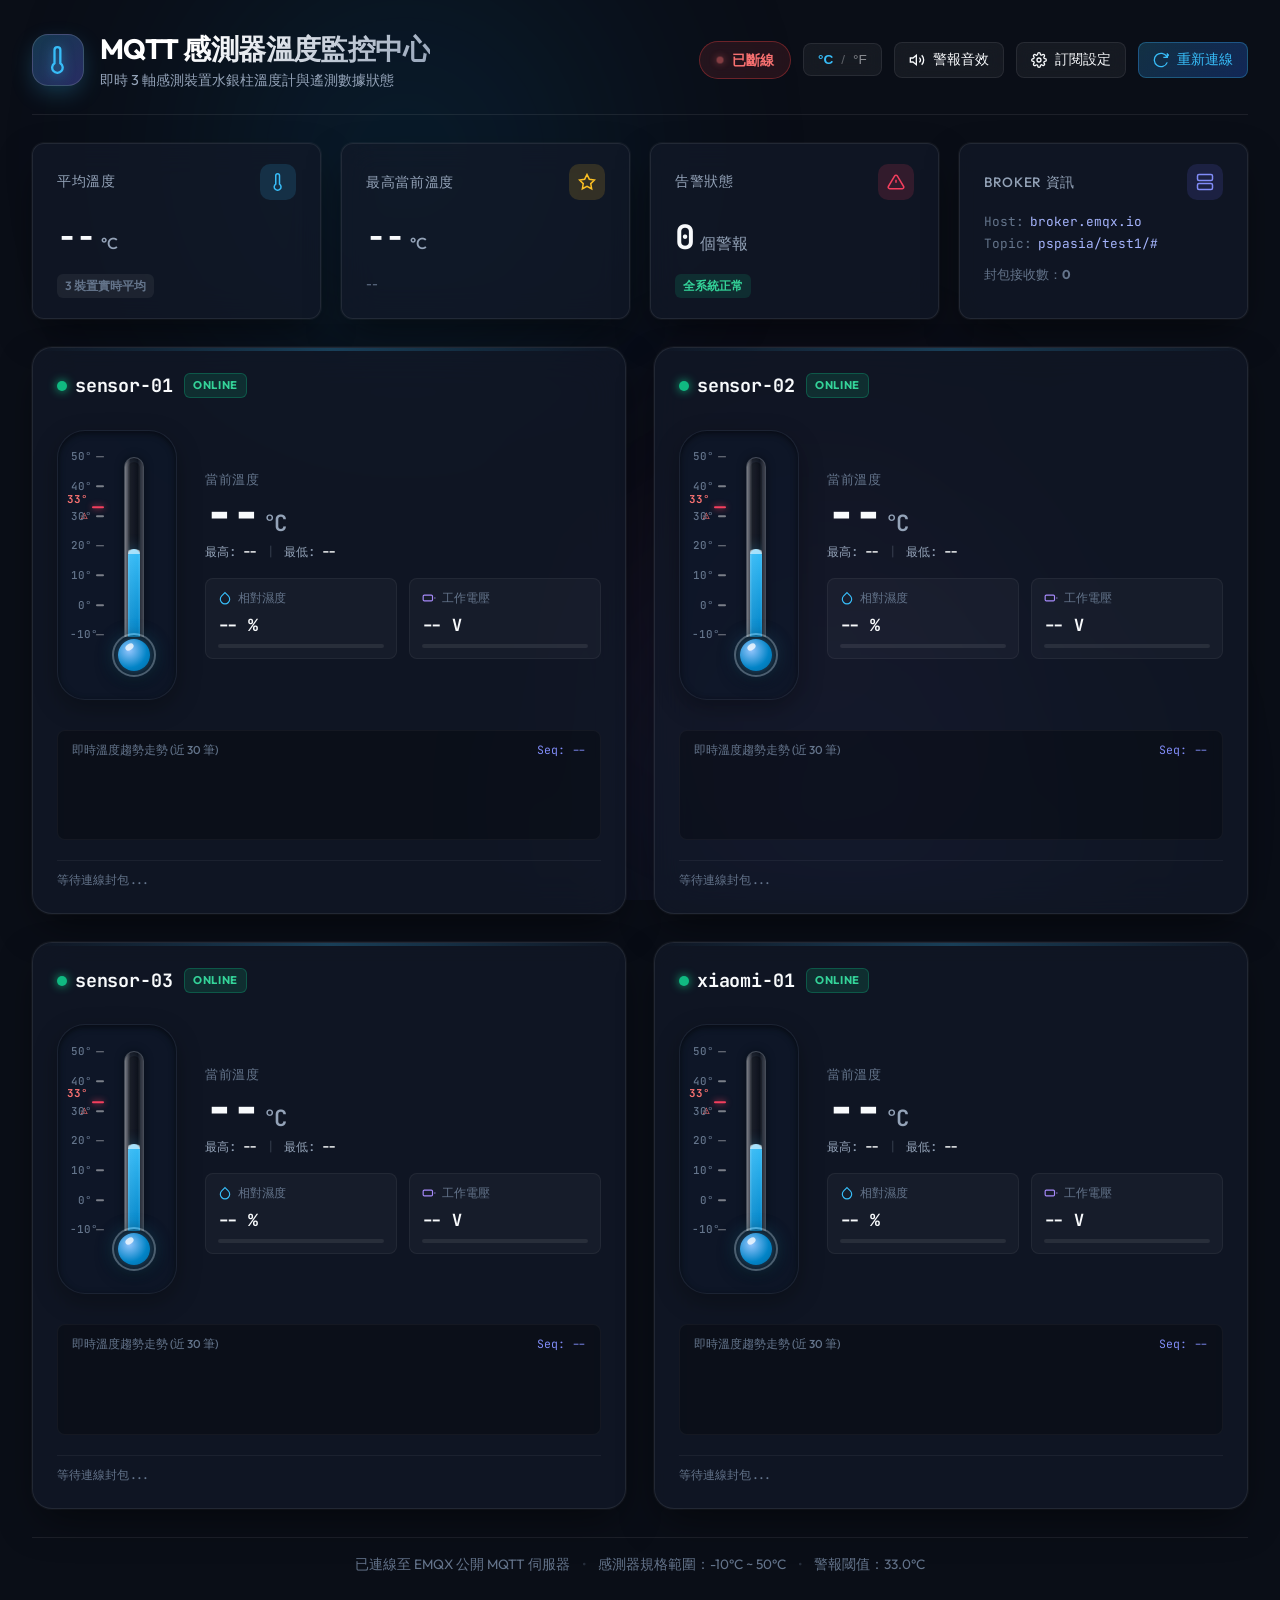
<file: index.html>
<!DOCTYPE html>
<html lang="zh-Hant">
<head>
  <meta charset="UTF-8">
  <meta http-equiv="refresh" content="0; url=MQTT/dashboard/index.html">
  <title>即時 MQTT 溫度計監控儀表板</title>
</head>
<body>
  <p>正在前往即時監控儀表板，若無自動跳轉請 <a href="MQTT/dashboard/index.html">點擊此處開啟</a>。</p>
</body>
</html>
</file>
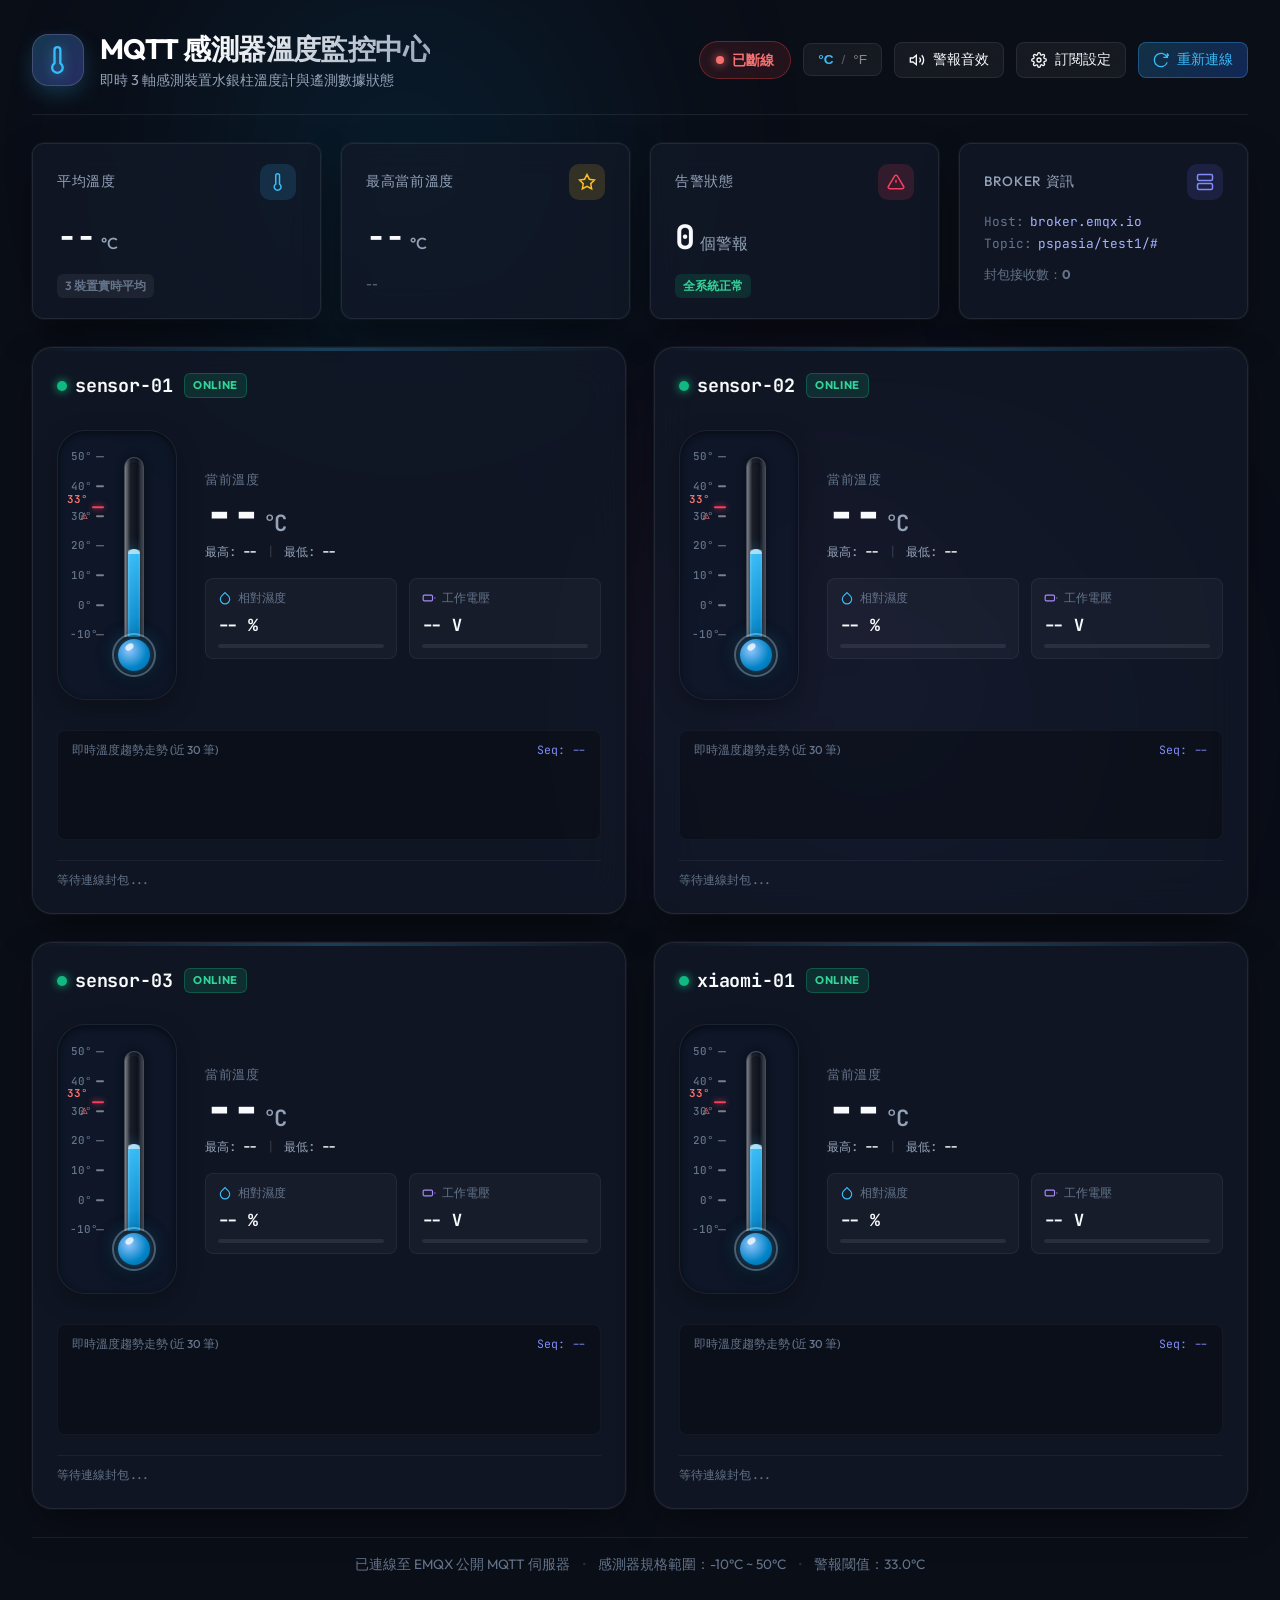
<file: MQTT/dashboard/index.html>
<!DOCTYPE html>
<html lang="zh-Hant">
<head>
  <meta charset="UTF-8">
  <meta name="viewport" content="width=device-width, initial-scale=1.0">
  <meta name="description" content="即時 MQTT 感測器溫度計儀表板，支援即時水銀溫度計動畫、溫濕度與電壓監控、告警狀態與歷史走勢圖。">
  <title>MQTT 感測器即時溫度儀表板 - Sensor Dashboard</title>
  <link rel="preconnect" href="https://fonts.googleapis.com">
  <link rel="preconnect" href="https://fonts.gstatic.com" crossorigin>
  <link href="https://fonts.googleapis.com/css2?family=Outfit:wght@300;400;500;600;700;800&family=JetBrains+Mono:wght@400;500;600;700&display=swap" rel="stylesheet">
  <link rel="stylesheet" href="style.css">
  <script src="mqtt.min.js"></script>
</head>
<body>
  <div class="background-decorations">
    <div class="ambient-glow glow-1"></div>
    <div class="ambient-glow glow-2"></div>
    <div class="ambient-glow glow-3"></div>
  </div>

  <div class="app-container">
    <!-- 頂部 Header -->
    <header class="dashboard-header">
      <div class="header-branding">
        <div class="logo-badge">
          <svg class="logo-icon" viewBox="0 0 24 24" fill="none" stroke="currentColor" stroke-width="2">
            <path d="M14 14.76V3.5a2.5 2.5 0 0 0-5 0v11.26a4.5 4.5 0 1 0 5 0z" />
          </svg>
        </div>
        <div>
          <h1 class="header-title">MQTT 感測器溫度監控中心</h1>
          <p class="header-subtitle">即時 3 軸感測裝置水銀柱溫度計與遙測數據狀態</p>
        </div>
      </div>

      <div class="header-actions">
        <!-- 連線狀態徽章 -->
        <div id="connection-status-pill" class="status-pill connecting">
          <span class="status-dot"></span>
          <span id="connection-status-text">連線中...</span>
        </div>

        <!-- 單位切換 -->
        <button id="unit-toggle-btn" class="action-btn" title="切換溫標 (°C / °F)">
          <span class="unit-text active" id="unit-c-label">°C</span>
          <span class="unit-divider">/</span>
          <span class="unit-text" id="unit-f-label">°F</span>
        </button>

        <!-- 警報音效開關 -->
        <button id="sound-toggle-btn" class="action-btn" title="警報音效開關">
          <svg id="sound-icon-on" class="btn-icon" viewBox="0 0 24 24" fill="none" stroke="currentColor" stroke-width="2">
            <polygon points="11 5 6 9 2 9 2 15 6 15 11 19 11 5"></polygon>
            <path d="M19.07 4.93a10 10 0 0 1 0 14.14M15.54 8.46a5 5 0 0 1 0 7.07"></path>
          </svg>
          <svg id="sound-icon-off" class="btn-icon hidden" viewBox="0 0 24 24" fill="none" stroke="currentColor" stroke-width="2">
            <line x1="1" y1="1" x2="23" y2="23"></line>
            <path d="M9 9v3a3 3 0 0 0 5.12 2.12M15 9.34V4a3 3 0 0 0-5.94-.6"></path>
            <path d="M17 16.95A7 7 0 0 1 5 12v-2m14 0v2a7 7 0 0 1-.11 1.23"></path>
            <line x1="12" y1="19" x2="12" y2="23"></line>
            <line x1="8" y1="23" x2="16" y2="23"></line>
          </svg>
          <span id="sound-text">警報音效</span>
        </button>

        <!-- 訂閱設定按鈕 -->
        <button id="settings-toggle-btn" class="action-btn" title="修改 MQTT 伺服器與訂閱主題設定">
          <svg class="btn-icon" viewBox="0 0 24 24" fill="none" stroke="currentColor" stroke-width="2">
            <circle cx="12" cy="12" r="3"></circle>
            <path d="M19.4 15a1.65 1.65 0 0 0 .33 1.82l.06.06a2 2 0 0 1 0 2.83 2 2 0 0 1-2.83 0l-.06-.06a1.65 1.65 0 0 0-1.82-.33 1.65 1.65 0 0 0-1 1.51V21a2 2 0 0 1-2 2 2 2 0 0 1-2-2v-.09A1.65 1.65 0 0 0 9 19.4a1.65 1.65 0 0 0-1.82.33l-.06.06a2 2 0 0 1-2.83 0 2 2 0 0 1 0-2.83l.06-.06a1.65 1.65 0 0 0 .33-1.82 1.65 1.65 0 0 0-1.51-1H3a2 2 0 0 1-2-2 2 2 0 0 1 2-2h.09A1.65 1.65 0 0 0 4.6 9a1.65 1.65 0 0 0-.33-1.82l-.06-.06a2 2 0 0 1 0-2.83 2 2 0 0 1 2.83 0l.06.06a1.65 1.65 0 0 0 1.82.33H9a1.65 1.65 0 0 0 1-1.51V3a2 2 0 0 1 2-2 2 2 0 0 1 2 2v.09a1.65 1.65 0 0 0 1 1.51 1.65 1.65 0 0 0 1.82-.33l.06-.06a2 2 0 0 1 2.83 0 2 2 0 0 1 0 2.83l-.06.06a1.65 1.65 0 0 0-.33 1.82V9a1.65 1.65 0 0 0 1.51 1H21a2 2 0 0 1 2 2 2 2 0 0 1-2 2h-.09a1.65 1.65 0 0 0-1.51 1z"></path>
          </svg>
          <span>訂閱設定</span>
        </button>

        <!-- 重新連線 -->
        <button id="reconnect-btn" class="action-btn action-btn-primary" title="重新連線 MQTT">
          <svg class="btn-icon" viewBox="0 0 24 24" fill="none" stroke="currentColor" stroke-width="2">
            <path d="M21.5 2v6h-6M21.34 15.57a10 10 0 1 1-.57-8.38l5.67-5.67"/>
          </svg>
          <span>重新連線</span>
        </button>
      </div>
    </header>

    <!-- 概覽數據看板 (Summary Cards) -->
    <section class="overview-section" aria-label="系統總覽">
      <div class="stat-card">
        <div class="stat-header">
          <span class="stat-label">平均溫度</span>
          <span class="stat-icon-wrap icon-temp">
            <svg viewBox="0 0 24 24" fill="none" stroke="currentColor" stroke-width="2">
              <path d="M14 14.76V3.5a2.5 2.5 0 0 0-5 0v11.26a4.5 4.5 0 1 0 5 0z" />
            </svg>
          </span>
        </div>
        <div class="stat-value-row">
          <span id="stat-avg-temp" class="stat-number">--</span>
          <span class="stat-unit" id="stat-avg-unit">°C</span>
        </div>
        <div class="stat-footer">
          <span class="stat-badge">3 裝置實時平均</span>
        </div>
      </div>

      <div class="stat-card">
        <div class="stat-header">
          <span class="stat-label">最高當前溫度</span>
          <span class="stat-icon-wrap icon-max">
            <svg viewBox="0 0 24 24" fill="none" stroke="currentColor" stroke-width="2">
              <polygon points="12 2 15.09 8.26 22 9.27 17 14.14 18.18 21.02 12 17.77 5.82 21.02 7 14.14 2 9.27 8.91 8.26 12 2"></polygon>
            </svg>
          </span>
        </div>
        <div class="stat-value-row">
          <span id="stat-max-temp" class="stat-number">--</span>
          <span class="stat-unit" id="stat-max-unit">°C</span>
        </div>
        <div class="stat-footer">
          <span id="stat-max-device" class="stat-hint">--</span>
        </div>
      </div>

      <div class="stat-card">
        <div class="stat-header">
          <span class="stat-label">告警狀態</span>
          <span class="stat-icon-wrap icon-alarm" id="alarm-icon-container">
            <svg viewBox="0 0 24 24" fill="none" stroke="currentColor" stroke-width="2">
              <path d="M10.29 3.86L1.82 18a2 2 0 0 0 1.71 3h16.94a2 2 0 0 0 1.71-3L13.71 3.86a2 2 0 0 0-3.42 0z"/>
              <line x1="12" y1="9" x2="12" y2="13"/>
              <line x1="12" y1="17" x2="12.01" y2="17"/>
            </svg>
          </span>
        </div>
        <div class="stat-value-row">
          <span id="stat-alarm-count" class="stat-number">0</span>
          <span class="stat-unit">個警報</span>
        </div>
        <div class="stat-footer">
          <span id="stat-alarm-detail" class="stat-badge safe">全系統正常</span>
        </div>
      </div>

      <div class="stat-card">
        <div class="stat-header">
          <span class="stat-label">Broker 資訊</span>
          <span class="stat-icon-wrap icon-broker">
            <svg viewBox="0 0 24 24" fill="none" stroke="currentColor" stroke-width="2">
              <rect x="2" y="2" width="20" height="8" rx="2" ry="2"/>
              <rect x="2" y="14" width="20" height="8" rx="2" ry="2"/>
              <line x1="6" y1="6" x2="6.01" y2="6"/>
              <line x1="6" y1="18" x2="6.01" y2="18"/>
            </svg>
          </span>
        </div>
        <div class="stat-broker-info">
          <div class="broker-row"><span class="b-label">Host:</span> <span class="b-val" id="broker-host-val">broker.emqx.io</span></div>
          <div class="broker-row"><span class="b-label">Topic:</span> <span class="b-val" id="broker-topic-val">pspasia/test1/#</span></div>
        </div>
        <div class="stat-footer">
          <span class="stat-hint">封包接收數：<strong id="stat-total-packets">0</strong></span>
        </div>
      </div>
    </section>

    <!-- 主展示區：三個感測器溫度計卡片 -->
    <main class="sensors-grid" id="sensors-container">
      <!-- Sensor 01 卡片 -->
      <article class="sensor-card" id="card-sensor-01">
        <div class="card-header">
          <div class="device-meta">
            <div class="device-indicator">
              <span class="status-pulse-dot" id="dot-sensor-01"></span>
              <span class="device-name">sensor-01</span>
            </div>
            <span class="status-tag online" id="status-tag-sensor-01">ONLINE</span>
          </div>
          <div class="alarm-banner" id="alarm-banner-sensor-01">
            <span class="alarm-icon">🔥</span>
            <span class="alarm-text">高溫告警 (&gt;33°C)</span>
          </div>
        </div>

        <div class="thermometer-showcase">
          <!-- 溫度計實體容器 -->
          <div class="thermometer-wrapper" id="thermo-wrapper-sensor-01">
            <div class="thermometer-glass">
              <!-- 刻度標記區 -->
              <div class="scale-ticks">
                <div class="scale-mark" style="bottom: 100%"><span class="mark-val">50°</span><span class="tick major"></span></div>
                <div class="scale-mark" style="bottom: 83.3%"><span class="mark-val">40°</span><span class="tick major"></span></div>
                <div class="scale-mark alarm-mark" style="bottom: 71.6%"><span class="mark-val alarm-text">33° ⚠</span><span class="tick alarm-tick"></span></div>
                <div class="scale-mark" style="bottom: 66.6%"><span class="mark-val">30°</span><span class="tick major"></span></div>
                <div class="scale-mark" style="bottom: 50%"><span class="mark-val">20°</span><span class="tick major"></span></div>
                <div class="scale-mark" style="bottom: 33.3%"><span class="mark-val">10°</span><span class="tick major"></span></div>
                <div class="scale-mark" style="bottom: 16.6%"><span class="mark-val">0°</span><span class="tick major"></span></div>
                <div class="scale-mark" style="bottom: 0%"><span class="mark-val">-10°</span><span class="tick major"></span></div>
              </div>

              <!-- 玻璃管與水銀液柱 -->
              <div class="thermometer-stem">
                <div class="stem-reflection"></div>
                <div class="stem-liquid-track">
                  <div class="stem-liquid" id="liquid-sensor-01" style="height: 50%;">
                    <div class="meniscus"></div>
                  </div>
                </div>
              </div>

              <!-- 水銀儲液球 (Bulb) -->
              <div class="thermometer-bulb">
                <div class="bulb-liquid" id="bulb-sensor-01">
                  <div class="bulb-reflection"></div>
                </div>
              </div>
            </div>
          </div>

          <!-- 側邊數位儀表與數值 -->
          <div class="telemetry-readouts">
            <div class="primary-temp-display">
              <span class="temp-label">當前溫度</span>
              <div class="temp-huge-num">
                <span id="temp-val-sensor-01">--</span>
                <span class="temp-huge-unit" id="temp-unit-sensor-01">°C</span>
              </div>
              <div class="temp-sub-stat">
                <span>最高: <strong id="max-t-sensor-01">--</strong></span>
                <span class="divider">|</span>
                <span>最低: <strong id="min-t-sensor-01">--</strong></span>
              </div>
            </div>

            <!-- 次要數據項目 -->
            <div class="aux-metrics-grid">
              <div class="aux-card">
                <div class="aux-title">
                  <svg class="aux-icon hum-icon" viewBox="0 0 24 24" fill="none" stroke="currentColor" stroke-width="2">
                    <path d="M12 2.69l5.66 5.66a8 8 0 1 1-11.31 0z"/>
                  </svg>
                  <span>相對濕度</span>
                </div>
                <div class="aux-value" id="hum-val-sensor-01">-- %</div>
                <div class="aux-bar-bg">
                  <div class="aux-bar-fill hum-fill" id="hum-bar-sensor-01" style="width: 0%"></div>
                </div>
              </div>

              <div class="aux-card">
                <div class="aux-title">
                  <svg class="aux-icon volt-icon" viewBox="0 0 24 24" fill="none" stroke="currentColor" stroke-width="2">
                    <rect x="2" y="7" width="16" height="10" rx="2" ry="2"/>
                    <line x1="22" y1="11" x2="22" y2="13"/>
                  </svg>
                  <span>工作電壓</span>
                </div>
                <div class="aux-value" id="volt-val-sensor-01">-- V</div>
                <div class="aux-bar-bg">
                  <div class="aux-bar-fill volt-fill" id="volt-bar-sensor-01" style="width: 0%"></div>
                </div>
              </div>
            </div>
          </div>
        </div>

        <!-- 歷史走勢圖 -->
        <div class="history-chart-wrapper">
          <div class="chart-header">
            <span class="chart-title">即時溫度趨勢走勢 (近 30 筆)</span>
            <span class="chart-seq" id="seq-sensor-01">Seq: --</span>
          </div>
          <canvas id="chart-sensor-01" class="sparkline-canvas" width="400" height="75"></canvas>
        </div>

        <div class="card-footer">
          <span class="update-time" id="time-sensor-01">等待連線封包...</span>
        </div>
      </article>

      <!-- Sensor 02 卡片 -->
      <article class="sensor-card" id="card-sensor-02">
        <div class="card-header">
          <div class="device-meta">
            <div class="device-indicator">
              <span class="status-pulse-dot" id="dot-sensor-02"></span>
              <span class="device-name">sensor-02</span>
            </div>
            <span class="status-tag online" id="status-tag-sensor-02">ONLINE</span>
          </div>
          <div class="alarm-banner" id="alarm-banner-sensor-02">
            <span class="alarm-icon">🔥</span>
            <span class="alarm-text">高溫告警 (&gt;33°C)</span>
          </div>
        </div>

        <div class="thermometer-showcase">
          <div class="thermometer-wrapper" id="thermo-wrapper-sensor-02">
            <div class="thermometer-glass">
              <div class="scale-ticks">
                <div class="scale-mark" style="bottom: 100%"><span class="mark-val">50°</span><span class="tick major"></span></div>
                <div class="scale-mark" style="bottom: 83.3%"><span class="mark-val">40°</span><span class="tick major"></span></div>
                <div class="scale-mark alarm-mark" style="bottom: 71.6%"><span class="mark-val alarm-text">33° ⚠</span><span class="tick alarm-tick"></span></div>
                <div class="scale-mark" style="bottom: 66.6%"><span class="mark-val">30°</span><span class="tick major"></span></div>
                <div class="scale-mark" style="bottom: 50%"><span class="mark-val">20°</span><span class="tick major"></span></div>
                <div class="scale-mark" style="bottom: 33.3%"><span class="mark-val">10°</span><span class="tick major"></span></div>
                <div class="scale-mark" style="bottom: 16.6%"><span class="mark-val">0°</span><span class="tick major"></span></div>
                <div class="scale-mark" style="bottom: 0%"><span class="mark-val">-10°</span><span class="tick major"></span></div>
              </div>

              <div class="thermometer-stem">
                <div class="stem-reflection"></div>
                <div class="stem-liquid-track">
                  <div class="stem-liquid" id="liquid-sensor-02" style="height: 50%;">
                    <div class="meniscus"></div>
                  </div>
                </div>
              </div>

              <div class="thermometer-bulb">
                <div class="bulb-liquid" id="bulb-sensor-02">
                  <div class="bulb-reflection"></div>
                </div>
              </div>
            </div>
          </div>

          <div class="telemetry-readouts">
            <div class="primary-temp-display">
              <span class="temp-label">當前溫度</span>
              <div class="temp-huge-num">
                <span id="temp-val-sensor-02">--</span>
                <span class="temp-huge-unit" id="temp-unit-sensor-02">°C</span>
              </div>
              <div class="temp-sub-stat">
                <span>最高: <strong id="max-t-sensor-02">--</strong></span>
                <span class="divider">|</span>
                <span>最低: <strong id="min-t-sensor-02">--</strong></span>
              </div>
            </div>

            <div class="aux-metrics-grid">
              <div class="aux-card">
                <div class="aux-title">
                  <svg class="aux-icon hum-icon" viewBox="0 0 24 24" fill="none" stroke="currentColor" stroke-width="2">
                    <path d="M12 2.69l5.66 5.66a8 8 0 1 1-11.31 0z"/>
                  </svg>
                  <span>相對濕度</span>
                </div>
                <div class="aux-value" id="hum-val-sensor-02">-- %</div>
                <div class="aux-bar-bg">
                  <div class="aux-bar-fill hum-fill" id="hum-bar-sensor-02" style="width: 0%"></div>
                </div>
              </div>

              <div class="aux-card">
                <div class="aux-title">
                  <svg class="aux-icon volt-icon" viewBox="0 0 24 24" fill="none" stroke="currentColor" stroke-width="2">
                    <rect x="2" y="7" width="16" height="10" rx="2" ry="2"/>
                    <line x1="22" y1="11" x2="22" y2="13"/>
                  </svg>
                  <span>工作電壓</span>
                </div>
                <div class="aux-value" id="volt-val-sensor-02">-- V</div>
                <div class="aux-bar-bg">
                  <div class="aux-bar-fill volt-fill" id="volt-bar-sensor-02" style="width: 0%"></div>
                </div>
              </div>
            </div>
          </div>
        </div>

        <div class="history-chart-wrapper">
          <div class="chart-header">
            <span class="chart-title">即時溫度趨勢走勢 (近 30 筆)</span>
            <span class="chart-seq" id="seq-sensor-02">Seq: --</span>
          </div>
          <canvas id="chart-sensor-02" class="sparkline-canvas" width="400" height="75"></canvas>
        </div>

        <div class="card-footer">
          <span class="update-time" id="time-sensor-02">等待連線封包...</span>
        </div>
      </article>

      <!-- Sensor 03 卡片 -->
      <article class="sensor-card" id="card-sensor-03">
        <div class="card-header">
          <div class="device-meta">
            <div class="device-indicator">
              <span class="status-pulse-dot" id="dot-sensor-03"></span>
              <span class="device-name">sensor-03</span>
            </div>
            <span class="status-tag online" id="status-tag-sensor-03">ONLINE</span>
          </div>
          <div class="alarm-banner" id="alarm-banner-sensor-03">
            <span class="alarm-icon">🔥</span>
            <span class="alarm-text">高溫告警 (&gt;33°C)</span>
          </div>
        </div>

        <div class="thermometer-showcase">
          <div class="thermometer-wrapper" id="thermo-wrapper-sensor-03">
            <div class="thermometer-glass">
              <div class="scale-ticks">
                <div class="scale-mark" style="bottom: 100%"><span class="mark-val">50°</span><span class="tick major"></span></div>
                <div class="scale-mark" style="bottom: 83.3%"><span class="mark-val">40°</span><span class="tick major"></span></div>
                <div class="scale-mark alarm-mark" style="bottom: 71.6%"><span class="mark-val alarm-text">33° ⚠</span><span class="tick alarm-tick"></span></div>
                <div class="scale-mark" style="bottom: 66.6%"><span class="mark-val">30°</span><span class="tick major"></span></div>
                <div class="scale-mark" style="bottom: 50%"><span class="mark-val">20°</span><span class="tick major"></span></div>
                <div class="scale-mark" style="bottom: 33.3%"><span class="mark-val">10°</span><span class="tick major"></span></div>
                <div class="scale-mark" style="bottom: 16.6%"><span class="mark-val">0°</span><span class="tick major"></span></div>
                <div class="scale-mark" style="bottom: 0%"><span class="mark-val">-10°</span><span class="tick major"></span></div>
              </div>

              <div class="thermometer-stem">
                <div class="stem-reflection"></div>
                <div class="stem-liquid-track">
                  <div class="stem-liquid" id="liquid-sensor-03" style="height: 50%;">
                    <div class="meniscus"></div>
                  </div>
                </div>
              </div>

              <div class="thermometer-bulb">
                <div class="bulb-liquid" id="bulb-sensor-03">
                  <div class="bulb-reflection"></div>
                </div>
              </div>
            </div>
          </div>

          <div class="telemetry-readouts">
            <div class="primary-temp-display">
              <span class="temp-label">當前溫度</span>
              <div class="temp-huge-num">
                <span id="temp-val-sensor-03">--</span>
                <span class="temp-huge-unit" id="temp-unit-sensor-03">°C</span>
              </div>
              <div class="temp-sub-stat">
                <span>最高: <strong id="max-t-sensor-03">--</strong></span>
                <span class="divider">|</span>
                <span>最低: <strong id="min-t-sensor-03">--</strong></span>
              </div>
            </div>

            <div class="aux-metrics-grid">
              <div class="aux-card">
                <div class="aux-title">
                  <svg class="aux-icon hum-icon" viewBox="0 0 24 24" fill="none" stroke="currentColor" stroke-width="2">
                    <path d="M12 2.69l5.66 5.66a8 8 0 1 1-11.31 0z"/>
                  </svg>
                  <span>相對濕度</span>
                </div>
                <div class="aux-value" id="hum-val-sensor-03">-- %</div>
                <div class="aux-bar-bg">
                  <div class="aux-bar-fill hum-fill" id="hum-bar-sensor-03" style="width: 0%"></div>
                </div>
              </div>

              <div class="aux-card">
                <div class="aux-title">
                  <svg class="aux-icon volt-icon" viewBox="0 0 24 24" fill="none" stroke="currentColor" stroke-width="2">
                    <rect x="2" y="7" width="16" height="10" rx="2" ry="2"/>
                    <line x1="22" y1="11" x2="22" y2="13"/>
                  </svg>
                  <span>工作電壓</span>
                </div>
                <div class="aux-value" id="volt-val-sensor-03">-- V</div>
                <div class="aux-bar-bg">
                  <div class="aux-bar-fill volt-fill" id="volt-bar-sensor-03" style="width: 0%"></div>
                </div>
              </div>
            </div>
          </div>
        </div>

        <div class="history-chart-wrapper">
          <div class="chart-header">
            <span class="chart-title">即時溫度趨勢走勢 (近 30 筆)</span>
            <span class="chart-seq" id="seq-sensor-03">Seq: --</span>
          </div>
          <canvas id="chart-sensor-03" class="sparkline-canvas" width="400" height="75"></canvas>
        </div>

        <div class="card-footer">
          <span class="update-time" id="time-sensor-03">等待連線封包...</span>
        </div>
      </article>

      <!-- Xiaomi 01 (小米溫濕度計) 卡片 -->
      <article class="sensor-card" id="card-xiaomi-01">
        <div class="card-header">
          <div class="device-meta">
            <div class="device-indicator">
              <span class="status-pulse-dot" id="dot-xiaomi-01"></span>
              <span class="device-name">xiaomi-01</span>
            </div>
            <span class="status-tag online" id="status-tag-xiaomi-01">ONLINE</span>
          </div>
          <div class="alarm-banner" id="alarm-banner-xiaomi-01">
            <span class="alarm-icon">🔥</span>
            <span class="alarm-text">高溫告警 (&gt;33°C)</span>
          </div>
        </div>

        <div class="thermometer-showcase">
          <div class="thermometer-wrapper" id="thermo-wrapper-xiaomi-01">
            <div class="thermometer-glass">
              <div class="scale-ticks">
                <div class="scale-mark" style="bottom: 100%"><span class="mark-val">50°</span><span class="tick major"></span></div>
                <div class="scale-mark" style="bottom: 83.3%"><span class="mark-val">40°</span><span class="tick major"></span></div>
                <div class="scale-mark alarm-mark" style="bottom: 71.6%"><span class="mark-val alarm-text">33° ⚠</span><span class="tick alarm-tick"></span></div>
                <div class="scale-mark" style="bottom: 66.6%"><span class="mark-val">30°</span><span class="tick major"></span></div>
                <div class="scale-mark" style="bottom: 50%"><span class="mark-val">20°</span><span class="tick major"></span></div>
                <div class="scale-mark" style="bottom: 33.3%"><span class="mark-val">10°</span><span class="tick major"></span></div>
                <div class="scale-mark" style="bottom: 16.6%"><span class="mark-val">0°</span><span class="tick major"></span></div>
                <div class="scale-mark" style="bottom: 0%"><span class="mark-val">-10°</span><span class="tick major"></span></div>
              </div>

              <div class="thermometer-stem">
                <div class="stem-reflection"></div>
                <div class="stem-liquid-track">
                  <div class="stem-liquid" id="liquid-xiaomi-01" style="height: 50%;">
                    <div class="meniscus"></div>
                  </div>
                </div>
              </div>

              <div class="thermometer-bulb">
                <div class="bulb-liquid" id="bulb-xiaomi-01">
                  <div class="bulb-reflection"></div>
                </div>
              </div>
            </div>
          </div>

          <div class="telemetry-readouts">
            <div class="primary-temp-display">
              <span class="temp-label">當前溫度</span>
              <div class="temp-huge-num">
                <span id="temp-val-xiaomi-01">--</span>
                <span class="temp-huge-unit" id="temp-unit-xiaomi-01">°C</span>
              </div>
              <div class="temp-sub-stat">
                <span>最高: <strong id="max-t-xiaomi-01">--</strong></span>
                <span class="divider">|</span>
                <span>最低: <strong id="min-t-xiaomi-01">--</strong></span>
              </div>
            </div>

            <div class="aux-metrics-grid">
              <div class="aux-card">
                <div class="aux-title">
                  <svg class="aux-icon hum-icon" viewBox="0 0 24 24" fill="none" stroke="currentColor" stroke-width="2">
                    <path d="M12 2.69l5.66 5.66a8 8 0 1 1-11.31 0z"/>
                  </svg>
                  <span>相對濕度</span>
                </div>
                <div class="aux-value" id="hum-val-xiaomi-01">-- %</div>
                <div class="aux-bar-bg">
                  <div class="aux-bar-fill hum-fill" id="hum-bar-xiaomi-01" style="width: 0%"></div>
                </div>
              </div>

              <div class="aux-card">
                <div class="aux-title">
                  <svg class="aux-icon volt-icon" viewBox="0 0 24 24" fill="none" stroke="currentColor" stroke-width="2">
                    <rect x="2" y="7" width="16" height="10" rx="2" ry="2"/>
                    <line x1="22" y1="11" x2="22" y2="13"/>
                  </svg>
                  <span>工作電壓</span>
                </div>
                <div class="aux-value" id="volt-val-xiaomi-01">-- V</div>
                <div class="aux-bar-bg">
                  <div class="aux-bar-fill volt-fill" id="volt-bar-xiaomi-01" style="width: 0%"></div>
                </div>
              </div>
            </div>
          </div>
        </div>

        <div class="history-chart-wrapper">
          <div class="chart-header">
            <span class="chart-title">即時溫度趨勢走勢 (近 30 筆)</span>
            <span class="chart-seq" id="seq-xiaomi-01">Seq: --</span>
          </div>
          <canvas id="chart-xiaomi-01" class="sparkline-canvas" width="400" height="75"></canvas>
        </div>

        <div class="card-footer">
          <span class="update-time" id="time-xiaomi-01">等待連線封包...</span>
        </div>
      </article>
    </main>

    <!-- 底部控制與日誌 -->
    <footer class="dashboard-footer">
      <div class="footer-info">
        <span>已連線至 EMQX 公開 MQTT 伺服器</span>
        <span class="dot-separator">•</span>
        <span>感測器規格範圍：-10°C ~ 50°C</span>
        <span class="dot-separator">•</span>
        <span>警報閾值：33.0°C</span>
      </div>
    </footer>
  </div>

      <!-- MQTT 訂閱設定彈窗 (Settings Modal) -->
    <div id="settings-modal" class="modal-overlay hidden" role="dialog" aria-modal="true">
      <div class="modal-card">
        <div class="modal-header">
          <div class="modal-title-wrap">
            <div class="modal-icon-badge">
              <svg viewBox="0 0 24 24" fill="none" stroke="currentColor" stroke-width="2">
                <circle cx="12" cy="12" r="3"></circle>
                <path d="M19.4 15a1.65 1.65 0 0 0 .33 1.82l.06.06a2 2 0 0 1 0 2.83 2 2 0 0 1-2.83 0l-.06-.06a1.65 1.65 0 0 0-1.82-.33 1.65 1.65 0 0 0-1 1.51V21a2 2 0 0 1-2 2 2 2 0 0 1-2-2v-.09A1.65 1.65 0 0 0 9 19.4a1.65 1.65 0 0 0-1.82.33l-.06.06a2 2 0 0 1-2.83 0 2 2 0 0 1 0-2.83l.06-.06a1.65 1.65 0 0 0 .33-1.82 1.65 1.65 0 0 0-1.51-1H3a2 2 0 0 1-2-2 2 2 0 0 1 2-2h.09A1.65 1.65 0 0 0 4.6 9a1.65 1.65 0 0 0-.33-1.82l-.06-.06a2 2 0 0 1 0-2.83 2 2 0 0 1 2.83 0l.06.06a1.65 1.65 0 0 0 1.82.33H9a1.65 1.65 0 0 0 1-1.51V3a2 2 0 0 1 2-2 2 2 0 0 1 2 2v.09a1.65 1.65 0 0 0 1 1.51 1.65 1.65 0 0 0 1.82-.33l.06-.06a2 2 0 0 1 2.83 0 2 2 0 0 1 0 2.83l-.06.06a1.65 1.65 0 0 0-.33 1.82V9a1.65 1.65 0 0 0 1.51 1H21a2 2 0 0 1 2 2 2 2 0 0 1-2 2h-.09a1.65 1.65 0 0 0-1.51 1z"></path>
              </svg>
            </div>
            <div>
              <h2 id="settings-title" class="modal-title">MQTT 訂閱與連線設定</h2>
              <p class="modal-subtitle">即時自訂 MQTT Broker 主機、遙測訂閱前綴與藍牙閘道器 Topic</p>
            </div>
          </div>
          <button id="close-settings-btn" class="modal-close-btn" aria-label="關閉設定">
            <svg viewBox="0 0 24 24" fill="none" stroke="currentColor" stroke-width="2">
              <line x1="18" y1="6" x2="6" y2="18"></line>
              <line x1="6" y1="6" x2="18" y2="18"></line>
            </svg>
          </button>
        </div>

        <div class="modal-body">
          <!-- MQTT Broker 主機 -->
          <div class="form-group">
            <label for="cfg-broker-host" class="form-label">
              MQTT Broker 伺服器 (WebSocket)
              <span class="label-desc">預設: broker.emqx.io</span>
            </label>
            <input type="text" id="cfg-broker-host" class="form-input" placeholder="broker.emqx.io" />
          </div>

          <!-- 遙測訂閱前綴 (TOPIC_PREFIX) -->
          <div class="form-group">
            <label for="cfg-topic-prefix" class="form-label">
              標準遙測訂閱前綴 (Topic Prefix)
              <span class="label-desc">自動訂閱 &lt;前綴&gt;/#，預設: pspasia/test1</span>
            </label>
            <input type="text" id="cfg-topic-prefix" class="form-input" placeholder="pspasia/test1" />
          </div>

          <!-- 閘道器 Raw Topic -->
          <div class="form-group">
            <label for="cfg-gateway-topic" class="form-label">
              TaiwanSensor 閘道器原始廣播 Topic (單次發布)
              <span class="label-desc">支援萬用字元，預設: ble/+/raw/+</span>
            </label>
            <input type="text" id="cfg-gateway-topic" class="form-input" placeholder="ble/+/raw/+" />
          </div>

          <!-- 目標溫濕度計 MAC -->
          <div class="form-group">
            <label for="cfg-xiaomi-mac" class="form-label">
              小米溫濕度計 MAC 位址
              <span class="label-desc">不分大小寫與冒號，預設: A4:C1:38:4A:09:DE</span>
            </label>
            <input type="text" id="cfg-xiaomi-mac" class="form-input" placeholder="A4:C1:38:4A:09:DE" />
          </div>

          <!-- MQTT 使用者名稱 (選填) -->
          <div class="form-group">
            <label for="cfg-username" class="form-label">
              MQTT 使用者名稱 (Username)
              <span class="label-desc">私人 Broker 必填，匿名伺服器留空</span>
            </label>
            <input type="text" id="cfg-username" class="form-input" placeholder="留空代表匿名連線" autocomplete="username" />
          </div>

          <!-- MQTT 密碼 (選填) -->
          <div class="form-group">
            <label for="cfg-password" class="form-label">
              MQTT 密碼 (Password)
              <span class="label-desc">私人 Broker 必填，匿名伺服器留空</span>
            </label>
            <input type="password" id="cfg-password" class="form-input" placeholder="留空代表無密碼" autocomplete="current-password" />
          </div>

          <!-- 當前訂閱預覽 -->
          <div class="settings-hint-box">
            <div class="hint-title">💡 當前作用中的訂閱主題清單：</div>
            <div id="active-topics-preview" class="hint-topics">--</div>
          </div>
        </div>

        <div class="modal-footer">
          <button id="reset-settings-btn" class="btn-secondary" type="button">恢復預設值</button>
          <div class="footer-actions-right">
            <button id="cancel-settings-btn" class="btn-ghost" type="button">取消</button>
            <button id="save-settings-btn" class="btn-primary" type="button">儲存並重新連線</button>
          </div>
        </div>
      </div>
    </div>

  <script src="app.js"></script>
</body>
</html>
</file>
<file: MQTT/dashboard/style.css>
/* ==========================================================================
   MQTT 感測器溫度計儀表板 - 高級現代玻璃擬態風格 (Modern Glassmorphism Design)
   ========================================================================== */

:root {
  /* 主色調調配 (HSL Tailored Colors) */
  --bg-primary: #0a0e17;
  --bg-secondary: #101726;
  --card-bg: rgba(18, 25, 41, 0.72);
  --card-border: rgba(255, 255, 255, 0.08);
  --card-border-glow: rgba(56, 189, 248, 0.25);
  --card-hover-border: rgba(56, 189, 248, 0.45);

  --text-main: #f8fafc;
  --text-muted: #94a3b8;
  --text-dim: #64748b;

  /* 溫度色彩 (動態階層) */
  --temp-cold: #38bdf8;         /* 冰藍 <20°C */
  --temp-normal: #34d399;       /* 翠綠 20~27°C */
  --temp-warm: #fbbf24;         /* 琥珀 28~32.9°C */
  --temp-alarm: #f43f5e;        /* 烈焰紅 >=33°C */

  --liquid-gradient: linear-gradient(180deg, #38bdf8 0%, #0284c7 100%);
  --bulb-glow: rgba(56, 189, 248, 0.45);

  /* 輔助標誌色 */
  --success: #10b981;
  --warning: #f59e0b;
  --danger: #ef4444;
  --info: #3b82f6;

  /* 玻璃質感 */
  --glass-reflection: linear-gradient(90deg, rgba(255,255,255,0.45) 0%, rgba(255,255,255,0.05) 30%, rgba(255,255,255,0) 70%, rgba(255,255,255,0.2) 100%);

  /* 字型定義 */
  --font-sans: 'Outfit', -apple-system, BlinkMacSystemFont, "Segoe UI", Roboto, sans-serif;
  --font-mono: 'JetBrains Mono', monospace;

  /* 圓角與陰影 */
  --radius-lg: 20px;
  --radius-md: 12px;
  --radius-sm: 8px;
  --shadow-card: 0 16px 40px -10px rgba(0, 0, 0, 0.55), 0 0 1px 1px rgba(255, 255, 255, 0.05);
}

/* 全域重置與基礎樣式 */
* {
  margin: 0;
  padding: 0;
  box-sizing: border-box;
}

body {
  font-family: var(--font-sans);
  background-color: var(--bg-primary);
  color: var(--text-main);
  min-height: 100vh;
  line-height: 1.5;
  overflow-x: hidden;
  position: relative;
  -webkit-font-smoothing: antialiased;
}

/* 背景光暈環境光 */
.background-decorations {
  position: fixed;
  inset: 0;
  pointer-events: none;
  z-index: 0;
  overflow: hidden;
}

.ambient-glow {
  position: absolute;
  border-radius: 50%;
  filter: blur(120px);
  opacity: 0.22;
  transition: all 1.2s ease;
}

.glow-1 {
  width: 550px;
  height: 550px;
  background: radial-gradient(circle, #0284c7 0%, transparent 70%);
  top: -120px;
  left: 10%;
  animation: floatGlow 18s ease-in-out infinite alternate;
}

.glow-2 {
  width: 650px;
  height: 650px;
  background: radial-gradient(circle, #6366f1 0%, transparent 70%);
  bottom: -150px;
  right: 5%;
  animation: floatGlow 22s ease-in-out infinite alternate-reverse;
}

.glow-3 {
  width: 450px;
  height: 450px;
  background: radial-gradient(circle, #ec4899 0%, transparent 70%);
  top: 40%;
  left: 45%;
  opacity: 0.12;
}

@keyframes floatGlow {
  0% { transform: translate(0, 0) scale(1); }
  50% { transform: translate(60px, 40px) scale(1.1); }
  100% { transform: translate(-40px, 80px) scale(0.95); }
}

/* 主容器 */
.app-container {
  position: relative;
  z-index: 1;
  max-width: 1480px;
  margin: 0 auto;
  padding: 28px 32px 48px;
  display: flex;
  flex-direction: column;
  gap: 28px;
}

/* ==========================================================================
   頂部 Header
   ========================================================================== */
.dashboard-header {
  display: flex;
  align-items: center;
  justify-content: space-between;
  flex-wrap: wrap;
  gap: 20px;
  padding-bottom: 22px;
  border-bottom: 1px solid var(--card-border);
}

.header-branding {
  display: flex;
  align-items: center;
  gap: 16px;
}

.logo-badge {
  width: 52px;
  height: 52px;
  border-radius: 16px;
  background: linear-gradient(135deg, rgba(56, 189, 248, 0.25), rgba(99, 102, 241, 0.35));
  border: 1px solid rgba(255, 255, 255, 0.15);
  box-shadow: 0 8px 24px -4px rgba(56, 189, 248, 0.3);
  display: flex;
  align-items: center;
  justify-content: center;
}

.logo-icon {
  width: 28px;
  height: 28px;
  color: #38bdf8;
  filter: drop-shadow(0 2px 6px rgba(56, 189, 248, 0.6));
}

.header-title {
  font-size: 1.75rem;
  font-weight: 700;
  letter-spacing: -0.02em;
  background: linear-gradient(135deg, #ffffff 30%, #94a3b8 100%);
  -webkit-background-clip: text;
  -webkit-text-fill-color: transparent;
}

.header-subtitle {
  font-size: 0.9rem;
  color: var(--text-muted);
  font-weight: 400;
}

.header-actions {
  display: flex;
  align-items: center;
  gap: 12px;
  flex-wrap: wrap;
}

/* 連線狀態膠囊標籤 */
.status-pill {
  display: inline-flex;
  align-items: center;
  gap: 8px;
  padding: 8px 16px;
  border-radius: 9999px;
  font-size: 0.85rem;
  font-weight: 600;
  backdrop-filter: blur(8px);
  border: 1px solid var(--card-border);
  transition: all 0.3s ease;
}

.status-pill.connected {
  background: rgba(16, 185, 129, 0.12);
  border-color: rgba(16, 185, 129, 0.35);
  color: #34d399;
}

.status-pill.connecting {
  background: rgba(245, 158, 11, 0.12);
  border-color: rgba(245, 158, 11, 0.35);
  color: #fbbf24;
}

.status-pill.disconnected {
  background: rgba(239, 68, 68, 0.12);
  border-color: rgba(239, 68, 68, 0.35);
  color: #f87171;
}

.status-dot {
  width: 8px;
  height: 8px;
  border-radius: 50%;
  background-color: currentColor;
  box-shadow: 0 0 10px currentColor;
  animation: pulseDot 2s infinite ease-in-out;
}

@keyframes pulseDot {
  0%, 100% { opacity: 1; transform: scale(1); }
  50% { opacity: 0.4; transform: scale(0.85); }
}

/* 按鈕風格 */
.action-btn {
  display: inline-flex;
  align-items: center;
  gap: 8px;
  padding: 8px 14px;
  border-radius: var(--radius-sm);
  background: rgba(255, 255, 255, 0.05);
  border: 1px solid var(--card-border);
  color: var(--text-main);
  font-size: 0.85rem;
  font-weight: 500;
  cursor: pointer;
  transition: all 0.25s ease;
  backdrop-filter: blur(10px);
}

.action-btn:hover {
  background: rgba(255, 255, 255, 0.12);
  border-color: rgba(255, 255, 255, 0.25);
  transform: translateY(-1px);
}

.action-btn-primary {
  background: linear-gradient(135deg, rgba(56, 189, 248, 0.2), rgba(37, 99, 235, 0.3));
  border-color: rgba(56, 189, 248, 0.3);
  color: #38bdf8;
}

.action-btn-primary:hover {
  background: linear-gradient(135deg, rgba(56, 189, 248, 0.35), rgba(37, 99, 235, 0.5));
  border-color: rgba(56, 189, 248, 0.6);
  box-shadow: 0 4px 16px rgba(56, 189, 248, 0.3);
}

.btn-icon {
  width: 16px;
  height: 16px;
}

.hidden {
  display: none !important;
}

.unit-text {
  opacity: 0.5;
  transition: opacity 0.2s;
}

.unit-text.active {
  opacity: 1;
  font-weight: 700;
  color: #38bdf8;
}

.unit-divider {
  opacity: 0.3;
}

/* ==========================================================================
   概覽統計區塊 (Overview Section)
   ========================================================================== */
.overview-section {
  display: grid;
  grid-template-columns: repeat(auto-fit, minmax(260px, 1fr));
  gap: 20px;
}

.stat-card {
  background: var(--card-bg);
  backdrop-filter: blur(16px);
  -webkit-backdrop-filter: blur(16px);
  border: 1px solid var(--card-border);
  border-radius: var(--radius-md);
  padding: 20px 24px;
  display: flex;
  flex-direction: column;
  gap: 12px;
  box-shadow: var(--shadow-card);
  transition: transform 0.25s ease, border-color 0.25s ease;
}

.stat-card:hover {
  transform: translateY(-2px);
  border-color: rgba(255, 255, 255, 0.15);
}

.stat-header {
  display: flex;
  align-items: center;
  justify-content: space-between;
}

.stat-label {
  font-size: 0.85rem;
  font-weight: 500;
  color: var(--text-muted);
  text-transform: uppercase;
  letter-spacing: 0.05em;
}

.stat-icon-wrap {
  width: 36px;
  height: 36px;
  border-radius: 10px;
  display: flex;
  align-items: center;
  justify-content: center;
}

.stat-icon-wrap svg {
  width: 18px;
  height: 18px;
}

.icon-temp {
  background: rgba(56, 189, 248, 0.15);
  color: #38bdf8;
}

.icon-max {
  background: rgba(251, 191, 36, 0.15);
  color: #fbbf24;
}

.icon-alarm {
  background: rgba(244, 63, 94, 0.15);
  color: #f43f5e;
  transition: all 0.3s;
}

.icon-alarm.active {
  background: rgba(244, 63, 94, 0.35);
  box-shadow: 0 0 16px rgba(244, 63, 94, 0.6);
  animation: pulseAlarm 1s infinite alternate;
}

.icon-broker {
  background: rgba(99, 102, 241, 0.15);
  color: #818cf8;
}

.stat-value-row {
  display: flex;
  align-items: baseline;
  gap: 6px;
}

.stat-number {
  font-family: var(--font-mono);
  font-size: 2.1rem;
  font-weight: 700;
  letter-spacing: -0.03em;
  color: var(--text-main);
}

.stat-unit {
  font-size: 1rem;
  font-weight: 500;
  color: var(--text-muted);
}

.stat-footer {
  font-size: 0.8rem;
  color: var(--text-dim);
}

.stat-badge {
  display: inline-block;
  padding: 3px 8px;
  border-radius: 6px;
  font-size: 0.75rem;
  font-weight: 600;
  background: rgba(255, 255, 255, 0.06);
}

.stat-badge.safe {
  background: rgba(16, 185, 129, 0.15);
  color: #34d399;
}

.stat-badge.alarm-triggered {
  background: rgba(244, 63, 94, 0.2);
  color: #f43f5e;
  box-shadow: 0 0 12px rgba(244, 63, 94, 0.4);
}

.stat-broker-info {
  display: flex;
  flex-direction: column;
  gap: 3px;
  font-family: var(--font-mono);
  font-size: 0.8rem;
}

.broker-row {
  display: flex;
  gap: 6px;
}

.b-label {
  color: var(--text-dim);
}

.b-val {
  color: #a5b4fc;
}

/* ==========================================================================
   感測器網格與卡片 (Sensor Cards & Thermometer)
   ========================================================================== */
.sensors-grid {
  display: grid;
  grid-template-columns: repeat(auto-fit, minmax(400px, 1fr));
  gap: 28px;
}

.sensor-card {
  background: var(--card-bg);
  backdrop-filter: blur(20px);
  -webkit-backdrop-filter: blur(20px);
  border: 1px solid var(--card-border);
  border-radius: var(--radius-lg);
  padding: 24px;
  display: flex;
  flex-direction: column;
  gap: 20px;
  box-shadow: var(--shadow-card);
  transition: all 0.35s cubic-bezier(0.16, 1, 0.3, 1);
  position: relative;
  overflow: hidden;
}

.sensor-card::before {
  content: '';
  position: absolute;
  top: 0;
  left: 0;
  right: 0;
  height: 3px;
  background: linear-gradient(90deg, transparent, var(--card-border-glow), transparent);
  transition: all 0.4s ease;
}

.sensor-card:hover {
  transform: translateY(-4px);
  border-color: var(--card-hover-border);
  box-shadow: 0 24px 48px -12px rgba(0, 0, 0, 0.7), 0 0 20px rgba(56, 189, 248, 0.15);
}

.sensor-card.in-alarm {
  border-color: rgba(244, 63, 94, 0.5);
  box-shadow: 0 20px 45px -10px rgba(244, 63, 94, 0.25), 0 0 25px rgba(244, 63, 94, 0.2);
}

.sensor-card.in-alarm::before {
  background: linear-gradient(90deg, transparent, #f43f5e, transparent);
  height: 4px;
  animation: alarmBorderGlow 1.2s infinite alternate;
}

@keyframes alarmBorderGlow {
  0% { opacity: 0.6; filter: drop-shadow(0 0 4px #f43f5e); }
  100% { opacity: 1; filter: drop-shadow(0 0 12px #f43f5e); }
}

/* 卡片頭部 */
.card-header {
  display: flex;
  align-items: center;
  justify-content: space-between;
}

.device-meta {
  display: flex;
  align-items: center;
  gap: 12px;
}

.device-indicator {
  display: flex;
  align-items: center;
  gap: 8px;
}

.status-pulse-dot {
  width: 10px;
  height: 10px;
  border-radius: 50%;
  background-color: #10b981;
  box-shadow: 0 0 10px #10b981;
}

.device-name {
  font-size: 1.15rem;
  font-weight: 700;
  letter-spacing: -0.01em;
  color: var(--text-main);
  font-family: var(--font-mono);
}

.status-tag {
  font-size: 0.7rem;
  font-weight: 700;
  padding: 3px 8px;
  border-radius: 6px;
  letter-spacing: 0.05em;
}

.status-tag.online {
  background: rgba(16, 185, 129, 0.15);
  color: #34d399;
  border: 1px solid rgba(16, 185, 129, 0.3);
}

.status-tag.offline {
  background: rgba(100, 116, 139, 0.2);
  color: #94a3b8;
  border: 1px solid rgba(100, 116, 139, 0.3);
}

.alarm-banner {
  display: none;
  align-items: center;
  gap: 6px;
  padding: 4px 10px;
  background: rgba(244, 63, 94, 0.18);
  border: 1px solid rgba(244, 63, 94, 0.45);
  border-radius: 8px;
  color: #fca5a5;
  font-size: 0.75rem;
  font-weight: 600;
  animation: pulseAlarm 1.2s infinite alternate;
}

.alarm-banner.active {
  display: flex;
}

@keyframes pulseAlarm {
  0% { transform: scale(0.98); opacity: 0.85; }
  100% { transform: scale(1.02); opacity: 1; }
}

/* ==========================================================================
   溫度計實體設計 (Realistic 3D Thermometer Display)
   ========================================================================== */
.thermometer-showcase {
  display: flex;
  align-items: center;
  gap: 28px;
  padding: 10px 0;
}

/* 溫度計外殼 */
.thermometer-wrapper {
  flex-shrink: 0;
  padding: 12px 14px 16px;
  background: rgba(15, 23, 42, 0.65);
  border: 1px solid rgba(255, 255, 255, 0.06);
  border-radius: 28px;
  box-shadow: inset 0 2px 6px rgba(0, 0, 0, 0.5), 0 8px 24px rgba(0, 0, 0, 0.3);
}

.thermometer-glass {
  position: relative;
  width: 90px;
  height: 240px;
  display: flex;
  flex-direction: column;
  align-items: center;
}

/* 刻度標記與數字 */
.scale-ticks {
  position: absolute;
  left: 0;
  top: 14px;
  bottom: 48px;
  width: 32px;
  pointer-events: none;
}

.scale-mark {
  position: absolute;
  right: 0;
  display: flex;
  align-items: center;
  transform: translateY(50%);
  gap: 4px;
}

.mark-val {
  font-family: var(--font-mono);
  font-size: 0.68rem;
  color: var(--text-dim);
  font-weight: 500;
  width: 22px;
  text-align: right;
}

.tick {
  width: 6px;
  height: 1.5px;
  background: rgba(255, 255, 255, 0.25);
  border-radius: 1px;
}

.tick.major {
  width: 8px;
  background: rgba(255, 255, 255, 0.45);
}

/* 33度告警刻度線 */
.alarm-mark .mark-val {
  color: #f87171;
  font-weight: 700;
}

.alarm-mark .alarm-tick {
  width: 12px;
  height: 2px;
  background: #f43f5e;
  box-shadow: 0 0 6px #f43f5e;
}

/* 玻璃管幹身 (Stem) */
.thermometer-stem {
  position: absolute;
  right: 18px;
  top: 14px;
  bottom: 46px;
  width: 20px;
  background: rgba(255, 255, 255, 0.04);
  border-radius: 10px 10px 0 0;
  border: 1.5px solid rgba(255, 255, 255, 0.2);
  border-bottom: none;
  box-shadow: inset 0 0 8px rgba(0, 0, 0, 0.6), 0 0 10px rgba(0, 0, 0, 0.4);
  overflow: hidden;
  z-index: 2;
}

/* 玻璃反光紋理 */
.stem-reflection {
  position: absolute;
  inset: 0;
  background: var(--glass-reflection);
  pointer-events: none;
  z-index: 5;
}

/* 水銀液軌 */
.stem-liquid-track {
  position: absolute;
  bottom: 0;
  left: 3px;
  right: 3px;
  top: 4px;
  background: rgba(0, 0, 0, 0.35);
  border-radius: 6px 6px 0 0;
  overflow: hidden;
  display: flex;
  flex-direction: column-reverse;
}

/* 液柱高度 (動態平滑動畫) */
.stem-liquid {
  width: 100%;
  background: var(--liquid-gradient);
  border-radius: 6px 6px 0 0;
  transition: height 0.8s cubic-bezier(0.34, 1.3, 0.64, 1), background 0.6s ease;
  position: relative;
  box-shadow: 0 0 16px var(--bulb-glow);
}

/* 彎月面 (Meniscus) */
.meniscus {
  position: absolute;
  top: 0;
  left: 0;
  right: 0;
  height: 5px;
  border-radius: 50% 50% 0 0;
  background: rgba(255, 255, 255, 0.55);
}

/* 水銀儲液球 (Bulb) */
.thermometer-bulb {
  position: absolute;
  right: 6px;
  bottom: 6px;
  width: 44px;
  height: 44px;
  border-radius: 50%;
  background: rgba(255, 255, 255, 0.03);
  border: 2px solid rgba(255, 255, 255, 0.25);
  box-shadow: inset 0 0 10px rgba(0, 0, 0, 0.7), 0 4px 16px rgba(0, 0, 0, 0.5);
  display: flex;
  align-items: center;
  justify-content: center;
  z-index: 3;
}

.bulb-liquid {
  width: 32px;
  height: 32px;
  border-radius: 50%;
  background: radial-gradient(circle at 35% 35%, #93c5fd 0%, #0284c7 60%, #0369a1 100%);
  box-shadow: 0 0 20px var(--bulb-glow);
  position: relative;
  transition: all 0.6s ease;
}

.bulb-reflection {
  position: absolute;
  top: 5px;
  left: 7px;
  width: 9px;
  height: 6px;
  border-radius: 50%;
  background: rgba(255, 255, 255, 0.75);
  transform: rotate(-35deg);
}

/* ==========================================================================
   側邊遙測讀數區 (Telemetry Readouts)
   ========================================================================== */
.telemetry-readouts {
  flex: 1;
  display: flex;
  flex-direction: column;
  gap: 16px;
}

.primary-temp-display {
  display: flex;
  flex-direction: column;
}

.temp-label {
  font-size: 0.8rem;
  font-weight: 500;
  color: var(--text-dim);
  text-transform: uppercase;
  letter-spacing: 0.05em;
}

.temp-huge-num {
  font-family: var(--font-mono);
  font-size: 3rem;
  font-weight: 800;
  line-height: 1.05;
  letter-spacing: -0.04em;
  color: var(--text-main);
  display: flex;
  align-items: baseline;
  gap: 4px;
  transition: color 0.4s ease;
}

.temp-huge-unit {
  font-size: 1.4rem;
  font-weight: 600;
  color: var(--text-muted);
}

.temp-sub-stat {
  display: flex;
  align-items: center;
  gap: 10px;
  font-size: 0.78rem;
  color: var(--text-muted);
  font-family: var(--font-mono);
  margin-top: 4px;
}

.temp-sub-stat strong {
  color: var(--text-main);
}

.divider {
  opacity: 0.25;
}

/* 次要數據條 (濕度 & 電壓) */
.aux-metrics-grid {
  display: grid;
  grid-template-columns: 1fr 1fr;
  gap: 12px;
}

.aux-card {
  background: rgba(255, 255, 255, 0.03);
  border: 1px solid rgba(255, 255, 255, 0.05);
  border-radius: var(--radius-sm);
  padding: 10px 12px;
  display: flex;
  flex-direction: column;
  gap: 6px;
}

.aux-title {
  display: flex;
  align-items: center;
  gap: 6px;
  font-size: 0.75rem;
  color: var(--text-dim);
  font-weight: 500;
}

.aux-icon {
  width: 14px;
  height: 14px;
}

.hum-icon { color: #38bdf8; }
.volt-icon { color: #a78bfa; }

.aux-value {
  font-family: var(--font-mono);
  font-size: 1.05rem;
  font-weight: 700;
  color: var(--text-main);
}

.aux-bar-bg {
  width: 100%;
  height: 4px;
  background: rgba(255, 255, 255, 0.08);
  border-radius: 999px;
  overflow: hidden;
}

.aux-bar-fill {
  height: 100%;
  border-radius: 999px;
  transition: width 0.6s ease;
}

.hum-fill {
  background: linear-gradient(90deg, #38bdf8, #0284c7);
}

.volt-fill {
  background: linear-gradient(90deg, #a78bfa, #818cf8);
}

/* ==========================================================================
   歷史走勢圖 (Historical Sparkline Chart)
   ========================================================================== */
.history-chart-wrapper {
  background: rgba(0, 0, 0, 0.25);
  border: 1px solid rgba(255, 255, 255, 0.04);
  border-radius: var(--radius-sm);
  padding: 10px 14px;
  display: flex;
  flex-direction: column;
  gap: 6px;
}

.chart-header {
  display: flex;
  align-items: center;
  justify-content: space-between;
}

.chart-title {
  font-size: 0.72rem;
  color: var(--text-dim);
  font-weight: 500;
}

.chart-seq {
  font-family: var(--font-mono);
  font-size: 0.72rem;
  color: #818cf8;
}

.sparkline-canvas {
  width: 100%;
  height: 65px;
  display: block;
}

/* 卡片底端更新狀態 */
.card-footer {
  display: flex;
  align-items: center;
  justify-content: space-between;
  font-size: 0.75rem;
  color: var(--text-dim);
  border-top: 1px solid rgba(255, 255, 255, 0.05);
  padding-top: 10px;
  font-family: var(--font-mono);
}

/* ==========================================================================
   底部資訊 (Dashboard Footer)
   ========================================================================== */
.dashboard-footer {
  text-align: center;
  padding-top: 16px;
  border-top: 1px solid var(--card-border);
}

.footer-info {
  font-size: 0.85rem;
  color: var(--text-dim);
  display: flex;
  align-items: center;
  justify-content: center;
  gap: 12px;
  flex-wrap: wrap;
}

.dot-separator {
  opacity: 0.3;
}

/* ==========================================================================
   RWD 響應式優化
   ========================================================================== */
@media (max-width: 900px) {
  .app-container {
    padding: 20px 16px;
  }
  .sensors-grid {
    grid-template-columns: 1fr;
  }
}

@media (max-width: 500px) {
  .thermometer-showcase {
    flex-direction: column;
    align-items: flex-start;
  }
  .thermometer-wrapper {
    align-self: center;
  }
  .temp-huge-num {
    font-size: 2.5rem;
  }
}


/* ==========================================================================
   MQTT 訂閱設定彈窗 (Settings Modal)
   ========================================================================== */
.modal-overlay {
  position: fixed;
  inset: 0;
  background: rgba(10, 15, 29, 0.75);
  backdrop-filter: blur(8px);
  -webkit-backdrop-filter: blur(8px);
  display: flex;
  align-items: center;
  justify-content: center;
  z-index: 1000;
  padding: 20px;
  opacity: 1;
  visibility: visible;
  transition: opacity 0.25s ease, visibility 0.25s ease;
}

.modal-overlay.hidden {
  opacity: 0;
  visibility: hidden;
  pointer-events: none;
}

.modal-card {
  background: var(--card-bg);
  border: 1px solid var(--card-border);
  box-shadow: 0 24px 60px rgba(0, 0, 0, 0.65), 0 0 0 1px rgba(255, 255, 255, 0.05);
  border-radius: 20px;
  width: 100%;
  max-width: 580px;
  overflow: hidden;
  display: flex;
  flex-direction: column;
  animation: modalPop 0.28s cubic-bezier(0.16, 1, 0.3, 1);
}

@keyframes modalPop {
  0% { transform: scale(0.94) translateY(12px); opacity: 0; }
  100% { transform: scale(1) translateY(0); opacity: 1; }
}

.modal-header {
  padding: 20px 24px;
  display: flex;
  align-items: center;
  justify-content: space-between;
  border-bottom: 1px solid var(--card-border);
}

.modal-title-wrap {
  display: flex;
  align-items: center;
  gap: 14px;
}

.modal-icon-badge {
  width: 42px;
  height: 42px;
  border-radius: 12px;
  background: rgba(56, 189, 248, 0.12);
  border: 1px solid rgba(56, 189, 248, 0.25);
  color: var(--primary);
  display: flex;
  align-items: center;
  justify-content: center;
}

.modal-icon-badge svg {
  width: 22px;
  height: 22px;
}

.modal-title {
  font-size: 1.15rem;
  font-weight: 700;
  color: var(--text-main);
  margin: 0;
}

.modal-subtitle {
  font-size: 0.8rem;
  color: var(--text-dim);
  margin: 2px 0 0 0;
}

.modal-close-btn {
  background: transparent;
  border: none;
  color: var(--text-dim);
  cursor: pointer;
  padding: 6px;
  border-radius: 8px;
  display: flex;
  align-items: center;
  justify-content: center;
  transition: all 0.2s ease;
}

.modal-close-btn:hover {
  color: var(--text-main);
  background: rgba(255, 255, 255, 0.08);
}

.modal-close-btn svg {
  width: 20px;
  height: 20px;
}

.modal-body {
  padding: 24px;
  display: flex;
  flex-direction: column;
  gap: 18px;
  max-height: 70vh;
  overflow-y: auto;
}

.form-group {
  display: flex;
  flex-direction: column;
  gap: 6px;
}

.form-label {
  font-size: 0.88rem;
  font-weight: 600;
  color: var(--text-main);
  display: flex;
  justify-content: space-between;
  align-items: baseline;
}

.label-desc {
  font-size: 0.75rem;
  font-weight: 400;
  color: var(--text-dim);
  font-family: 'JetBrains Mono', monospace;
}

.form-input {
  background: rgba(15, 23, 42, 0.7);
  border: 1px solid var(--card-border);
  border-radius: 10px;
  padding: 10px 14px;
  font-size: 0.92rem;
  font-family: 'JetBrains Mono', monospace;
  color: var(--text-main);
  outline: none;
  transition: border-color 0.2s ease, box-shadow 0.2s ease;
}

.form-input:focus {
  border-color: var(--primary);
  box-shadow: 0 0 0 3px rgba(56, 189, 248, 0.2);
}

.settings-hint-box {
  background: rgba(30, 41, 59, 0.5);
  border: 1px dashed var(--card-border);
  border-radius: 10px;
  padding: 12px 14px;
  font-size: 0.82rem;
}

.hint-title {
  color: var(--text-dim);
  margin-bottom: 6px;
}

.hint-topics {
  font-family: 'JetBrains Mono', monospace;
  color: #38bdf8;
  word-break: break-all;
  line-height: 1.4;
}

.modal-footer {
  padding: 18px 24px;
  border-top: 1px solid var(--card-border);
  display: flex;
  align-items: center;
  justify-content: space-between;
  background: rgba(15, 23, 42, 0.4);
}

.footer-actions-right {
  display: flex;
  gap: 10px;
}

.btn-primary, .btn-secondary, .btn-ghost {
  border-radius: 10px;
  padding: 9px 16px;
  font-size: 0.88rem;
  font-weight: 600;
  cursor: pointer;
  transition: all 0.2s ease;
  border: none;
}

.btn-primary {
  background: linear-gradient(135deg, #0284c7 0%, #2563eb 100%);
  color: #ffffff;
  box-shadow: 0 4px 12px rgba(2, 132, 199, 0.35);
}

.btn-primary:hover {
  filter: brightness(1.1);
  transform: translateY(-1px);
}

.btn-secondary {
  background: rgba(255, 255, 255, 0.06);
  color: var(--text-dim);
  border: 1px solid var(--card-border);
}

.btn-secondary:hover {
  color: var(--text-main);
  background: rgba(255, 255, 255, 0.12);
}

.btn-ghost {
  background: transparent;
  color: var(--text-dim);
}

.btn-ghost:hover {
  color: var(--text-main);
}
</file>
